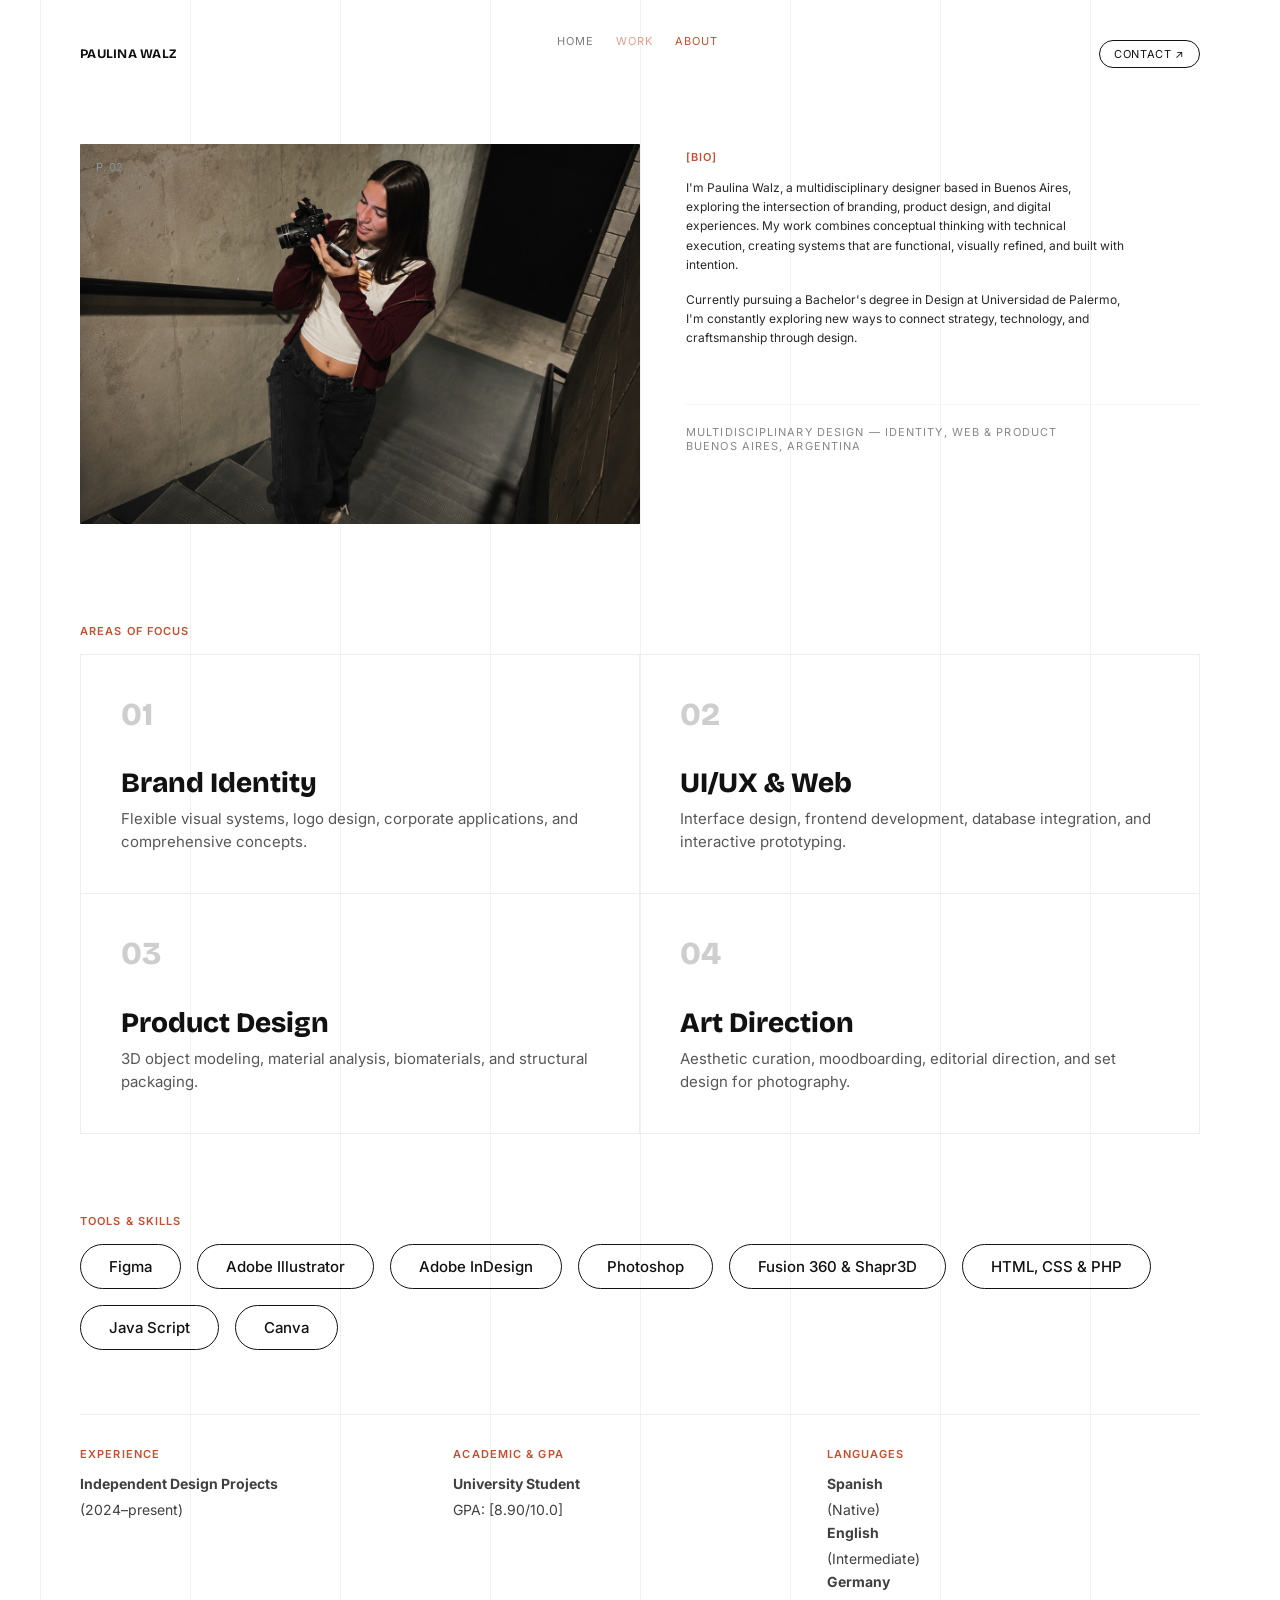
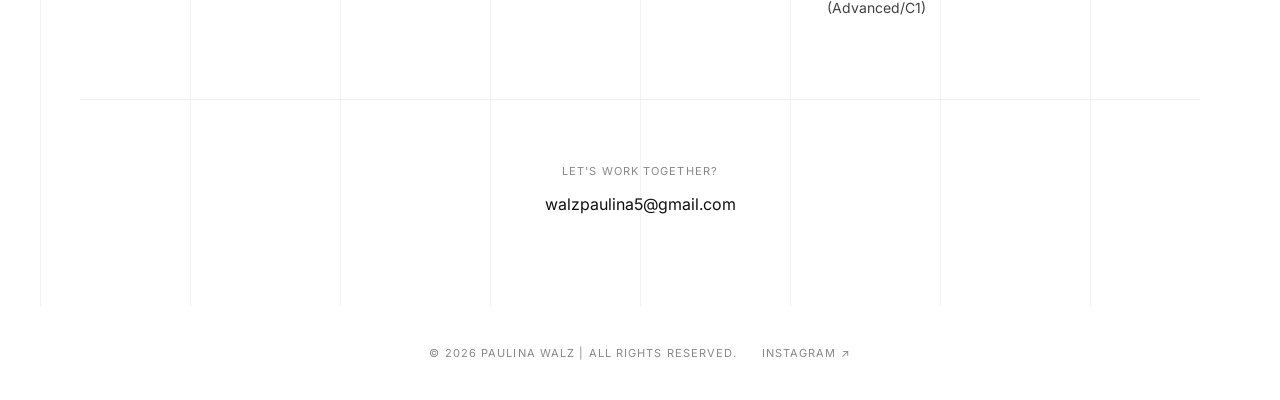
<file: about.html>
<!DOCTYPE html>
<html lang="en">
<head>
  <meta charset="UTF-8">
  <meta name="viewport" content="width=device-width, initial-scale=1.0">
  <title>About — Paulina Walz</title>
  <link rel="preconnect" href="https://fonts.googleapis.com">
  <link rel="preconnect" href="https://fonts.gstatic.com" crossorigin>
  <link href="https://fonts.googleapis.com/css2?family=Bricolage+Grotesque:opsz,wght@12..96,400;12..96,500;12..96,800&family=Inter:wght@400;500;600&display=swap" rel="stylesheet">
  <link rel="stylesheet" href="style.css">
</head>
<body>
  <div class="page">
    <div class="gridlines"><div></div><div></div><div></div><div></div><div></div><div></div><div></div><div></div></div>

    <nav class="nav-strip">
      <div class="brand">PAULINA WALZ</div>
      <div class="links">
        <a href="index.html">HOME</a>
       <a href="index.html#work" class="back-link">WORK</a> 
        <a href="about.html" class="active">ABOUT</a>
      </div>
       <a class="contact-pill" href="https://mail.google.com/mail/?view=cm&fs=1&to=walzpaulina5@gmail.com" target="_blank">CONTACT ↗</a>
    </nav>

    <!-- BIO -->
    <section class="spread about-version">
     <div class="photo-col">
  <div class="ph-photo frame">
    <img src="imagenes/fotoporfoliocamara.png" alt="Foto de perfil" class="profile-img">
    <span class="idx">P. 02</span>
  </div>
</div>
      <div class="text-col">
        <div>
          <div class="label">[BIO]</div>
          <div class="bio">
 <p>I'm Paulina Walz, a multidisciplinary designer based in Buenos Aires, exploring the intersection of branding, product design, and digital experiences.

My work combines conceptual thinking with technical execution, creating systems that are functional, visually refined, and built with intention.</p>

<p>Currently pursuing a Bachelor's degree in Design at Universidad de Palermo, I'm constantly exploring new ways to connect strategy, technology, and craftsmanship through design.
      </p>
          </div>
        </div>
        <div class="role">Multidisciplinary Design — Identity, Web & Product<br>Buenos Aires, Argentina</div>
      </div>
    </section>

    <!-- SERVICES -->
    <div class="services-label">Areas of Focus</div>
    <section class="services-grid">
      <div class="s-card">
        <div class="idx">01</div>
        <div class="info">
          <h3>Brand Identity</h3>
          <p>Flexible visual systems, logo design, corporate applications, and comprehensive concepts.</p>
        </div>
      </div>
      <div class="s-card">
        <div class="idx">02</div>
        <div class="info">
          <h3>UI/UX & Web</h3>
          <p>Interface design, frontend development, database integration, and interactive prototyping.</p>
        </div>
      </div>
      <div class="s-card">
        <div class="idx">03</div>
        <div class="info">
          <h3>Product Design</h3>
          <p>3D object modeling, material analysis, biomaterials, and structural packaging.</p>
        </div>
      </div>
      <div class="s-card">
        <div class="idx">04</div>
        <div class="info">
          <h3>Art Direction</h3>
          <p>Aesthetic curation, moodboarding, editorial direction, and set design for photography.</p>
        </div>
      </div>
    </section>

    <!-- TOOLS -->
    <div class="services-label">Tools & Skills</div>
    <section class="tools-list">
      <span>Figma</span>
      <span>Adobe Illustrator</span>
      <span>Adobe InDesign</span>
      <span>Photoshop</span>
      <span>Fusion 360 & Shapr3D</span>
      <span>HTML, CSS & PHP</span>
      <span>Java Script</span>
      <span>Canva</span>
    </section>

    <!-- CV DATA -->
    <section class="cv-footer-grid">
      <div>
        <div class="cv-cat">Experience</div>
        <div class="cv-item">
          <b> Independent Design Projects</b>
          (2024–present)
        </div>
      </div>
      <div>
        <div class="cv-cat">Academic & GPA</div>
        <div class="cv-item">
          <b>University Student</b>
          GPA: [8.90/10.0]
        </div>
      </div>
      <div>
        <div class="cv-cat">Languages</div>
        <div class="cv-item">
          <b>Spanish</b> (Native) <br>
          <b>English</b> (Intermediate)
          <b>Germany</b> (Advanced/C1)
        </div>
      </div>
    </section>

    

    <div class="cta">
      <div class="lead">Let's work together?</div>
      <a    <a  href="https://mail.google.com/mail/?view=cm&fs=1&to=walzpaulina5@gmail.com  target="_blank"
        <h2>walzpaulina5<span>@</span>gmail.com</h2>
      </a>
    </div>
  </div> 
   <footer class="footer">
  <span>© 2026 Paulina Walz | All rights reserved.</span>
  <a href="https://www.instagram.com/portfoliopwalz?igsh=MnhvOWR4dHEwazV2&utm_source=qr" target="_blank">INSTAGRAM ↗</a>
</footer>
</body>
</html>
</file>
<file: style.css>
/* ===== Base ===== */
:root {
  --ink: #111111;
  --accent: #C84E2F;
  --bg: #FFFFFF;
  --border: #eeeeee;
}

* { box-sizing: border-box; }

body {
  margin: 0;
  font-family: 'Inter', sans-serif;
  color: var(--ink);
  background: var(--bg);
}

h1, h2, h3 {
  font-family: 'Bricolage Grotesque', sans-serif;
  font-weight: 800;
  margin: 0;
}

a { color: inherit; text-decoration: none; }

/* ===== Layout general ===== */
.page {
  max-width: 1200px;
  margin: 0 auto;
  padding: 34px 40px 60px;
  position: relative;
}

/* Líneas de grilla sutiles de fondo (opcional, decorativo) */
.gridlines {
  position: absolute;
  inset: 0;
  display: grid;
  grid-template-columns: repeat(8, 1fr);
  pointer-events: none;
  z-index: 0;
}
.gridlines div { border-left: 1px solid #f2f2f2; height: 100%; }

/* ===== Nav ===== */
.nav-strip {
  position: relative;
  z-index: 2;
  display: flex;
  justify-content: space-between;
  align-items: center;
  font-size: 11px;
  letter-spacing: .1em;
  margin-bottom: 70px;
}
.nav-strip .brand {
  font-family: 'Bricolage Grotesque', sans-serif;
  font-weight: 700;
  font-size: 13px;
  letter-spacing: .02em;
}
.nav-strip .links { display: flex; gap: 22px; }
.nav-strip .links a { opacity: .55; }
.nav-strip .links a.active { opacity: 1; color: var(--accent); }
.nav-strip .links a:hover { opacity: 1; }

.contact-pill {
  border: 1px solid var(--ink);
  border-radius: 999px;
  padding: 6px 14px;
  font-size: 11px;
  letter-spacing: .06em;
}
.contact-pill:hover { background: var(--ink); color: #fff; }

/* ===== Botón de volver ===== */
.back-link {
  font-size: 11px;
  letter-spacing: .08em;
  text-transform: uppercase;
  color: var(--accent);
  margin-bottom: 26px;
  display: inline-block;
}

.thumb {
  position: relative;
  overflow: hidden;
  /* tus dimensiones de ancho y alto aquí */
}

.thumb img {
  width: 100%;
  height: 100%;
  object-fit: cover; /* Hace lo mismo que background-size: cover pero para etiquetas <img> */
  object-position: center;
transition: transform 0.6s cubic-bezier(0.165, 0.84, 0.44, 1); 
}

/* 2. Qué pasa cuando el usuario pasa el mouse */
.thumb:hover img {
  transform: scale(1.05); /* Agranda la imagen un 5% */
}
.ph-photo.frame {
  position: relative; /* Clave para posicionar el texto encima */
  overflow: hidden;   /* Importante: para que la imagen recortada no se salga */
}

/* 2. LA SOLUCIÓN PARA LA IMAGEN (AQUÍ ESTÁ EL TRUCO) */
.ph-photo.frame img {
  width: 100%;    /* Obliga a la imagen a llenar el ancho */
  height: 100%;   /* Obliga a la imagen a llenar el alto */
  
  /* ESTA ES LA LÍNEA MÁGICA: */
  object-fit: cover; /* Escala la imagen para cubrir todo sin deformarla, recortando lo que sobre */
  object-position: center; /* Centra el recorte (opcional) */
}

/* 3. TU CSS PARA EL TEXTO (Lo mantenemos, ya que está perfecto) */
.ph-photo.frame .idx {
  position: absolute;
  bottom: 20px;
  left: 20px;
  color: white;
  text-transform: uppercase;
  font-size: 14px;
}

/*ABOUT PAGE*/
/* ===== SECTION: BIO (ABOUT) ===== */
.spread { 
  position: relative; 
  z-index: 2; 
  display: grid; 
  grid-template-columns: 1fr 1fr; 
  gap: 0; 
  margin-bottom: 100px; 
}

/* 1. Ajustamos la altura de la columna de la foto (de 460px a 380px) */
.spread .photo-col { 
  position: relative; 
  height: 380px; 
}

/* Agregamos overflow: hidden para que actúe como una máscara de recorte */
.spread .photo-col .frame { 
  position: absolute; 
  inset: 0; 
  border-radius: 1px; 
  overflow: hidden; 
}

/* Forzamos a tu imagen de perfil a rellenar el contenedor sin deformarse */
.spread .photo-col .frame .profile-img {
  width: 100%;
  height: 100%;
  object-fit: cover;
  object-position: center; /* Si te corta la cabeza, puedes cambiarlo por 'top' */
}

/* Aseguramos que el "P. 02" se mantenga visible por encima de la foto real */
.spread .photo-col .idx { 
  position: absolute; 
  top: 16px; 
  left: 16px; 
  font-size: 11px; 
  color: rgba(255,255,255,.9); 
  mix-blend-mode: difference; 
  z-index: 3; 
}

/* 2. Ajustamos la altura de la columna de texto (de 460px a 380px) */
.spread .text-col { 
  padding: 6px 0 0 46px; 
  display: flex; 
  flex-direction: column; 
  justify-content: flex-start; 
  height: 380px; 
}

.spread .label { 
  font-size: 11px; 
  letter-spacing: .1em; 
  text-transform: uppercase; 
  color: var(--accent); 
  margin-bottom: 14px; 
  font-weight: 600; 
}

.spread .bio p { 
  font-size: 12px; 
  line-height: 1.6; 
  opacity: .9; 
  max-width: 440px; 
  margin: 0 0 16px; 
  color: var(--ink); 
}

.spread .role { 
  font-size: 11px; 
  letter-spacing: .1em; 
  text-transform: uppercase; 
  opacity: .5; 
  margin-top: 40px; 
  padding-top: 20px; 
  border-top: 1px solid var(--border); 
}
.services-label { position: relative; z-index: 2; font-size: 11px; letter-spacing: .1em; text-transform: uppercase; color: var(--accent); margin-bottom: 16px; font-weight: 600; }

.services-grid { 
  position: relative; 
  z-index: 2; 
  display: grid; 
  grid-template-columns: repeat(2, 1fr); 
  gap: 0; 
  margin-bottom: 80px; 
}
.s-card { 
  border: 1px solid var(--border); 
  padding: 40px; 
  display: flex; 
  flex-direction: column; 
  justify-content: space-between; 
  min-height: 240px; 
  transition: all 0.3s ease; 
  background: transparent; 
}

/* AJUSTE: Evita el doble borde interno (vertical y horizontal) al juntar las tarjetas */
.services-grid .s-card:nth-child(even) { border-left: none; }
.services-grid .s-card:nth-child(n+3) { border-top: none; }

.s-card:hover { background: var(--ink); color: var(--bg); border-color: var(--ink); transform: translateY(-4px); }
.s-card .idx { font-family: 'Bricolage Grotesque', sans-serif; font-size: 32px; font-weight: 800; opacity: 0.2; transition: opacity 0.3s ease; }
.s-card:hover .idx { opacity: 0.5; color: var(--accent); }
.s-card .info h3 { font-family: 'Bricolage Grotesque', sans-serif; font-size: 28px; margin-bottom: 8px; }
.s-card .info p { font-size: 15px; opacity: .7; margin: 0; line-height: 1.5; }

.tools-list { position: relative; z-index: 2; display: flex; flex-wrap: wrap; gap: 16px; margin-bottom: 64px; }
.tools-list span { font-size: 15px; border: 1px solid var(--ink); border-radius: 999px; padding: 12px 28px; background: transparent; transition: all 0.2s ease; font-weight: 500; }
.tools-list span:hover { background: var(--accent); color: var(--bg); border-color: var(--accent); }

/* ===== SECTION: CV DATA ===== */
.cv-footer-grid { 
  position: relative; 
  z-index: 2; 
  display: grid; 
  grid-template-columns: repeat(3, 1fr); 
  /* AJUSTE: Quitamos el gap para que las 3 columnas se alineen con la grilla */
  gap: 0; 
  border-top: 1px solid var(--border); 
  padding-top: 32px; 
  margin-bottom: 80px; 
}

/* AJUSTE: Padding interno para que el texto de las columnas no se toque entre sí */
.cv-footer-grid > div {
  padding-right: 40px;
  box-sizing: border-box;
}
.cv-footer-grid > div:last-child {
  padding-right: 0;
}

.cv-cat { font-size: 11px; letter-spacing: .1em; text-transform: uppercase; color: var(--accent); margin-bottom: 12px; font-weight: 600; }
.cv-item { font-size: 14px; opacity: .8; line-height: 1.6; }
.cv-item b { display: block; color: var(--ink); margin-bottom: 4px; }

/* ===== FOOTER CTA ===== */
.cta { position: relative; z-index: 2; text-align: center; padding: 64px 0 32px; border-top: 1px solid var(--border); }
.cta .lead { font-size: 11px; letter-spacing: .1em; text-transform: uppercase; opacity: .5; margin-bottom: 16px; }
.cta h2 { font-size: 48px; letter-spacing: -.02em; transition: color 0.3s ease; }
.cta a { text-decoration: none; color: inherit; }
.cta a:hover h2 { color: var(--accent); }
.footer {
  display: flex;
  justify-content: center; /* Centra todo horizontalmente */
  align-items: center;     /* Centra los elementos verticalmente */
  gap: 24px;              /* Espaciado exacto entre el copyright y el link */
  
  padding: 40px 0;        /* Espacio arriba y abajo del footer */
  width: 100%;
  
  /* Estilo tipográfico para que combine con el resto de tu web */
  font-size: 11px;
  letter-spacing: .1em;
  text-transform: uppercase;
  opacity: .5;
}

.footer a {
  color: inherit;
  text-decoration: none;
  transition: opacity 0.2s ease;
}

/* Un sutil efecto hover para el link */
.footer a:hover {
  opacity: 1;
}

/* Asegura que en pantallas muy chicas no se rompa feo */
@media (max-width: 480px) {
  .footer {
    flex-direction: column; /* Solo se apila en celulares si no hay espacio */
    gap: 8px;
    text-align: center;
  }
}


/* ===== SECTION: PROJECT GALLERY (RITMO EDITORIAL) ===== */
.project-gallery {
  position: relative;
  z-index: 2;
  display: flex;
  flex-direction: column;
  gap: 80px; /* Separación elegante y aireada entre las filas de la galería */
  margin-bottom: 100px;
}

/* Estilo unificado para los epígrafes */
.photo-caption {
  font-size: 11px;
  letter-spacing: .08em;
  text-transform: uppercase;
  opacity: .5;
  margin-top: 12px;
  line-height: 1.4;
}

/* --- FILA 1: Imagen Hero (Impacto controlado) --- */
.project-gallery .img-full {
  display: flex;
  flex-direction: column;
  height: 520px; /* Aquí limitamos la altura para que no sea infinita */
  width: 100%;
}
.project-gallery .img-full img {
  flex: 1;
  min-height: 0;
  width: 100%;
  object-fit: cover;
  object-position: center;
}

/* --- FILA 2: Dos imágenes simétricas (50% y 50%) --- */
.project-gallery .img-row-2 {
  display: grid;
  grid-template-columns: 1fr 1fr;
  gap: 40px; /* Espaciado entre las dos columnas */
}
.project-gallery .img-row-2 > div {
  display: flex;
  flex-direction: column;
  height: 380px; /* Altura más baja para las imágenes secundarias */
}
.project-gallery .img-row-2 .ph-photo {
  flex: 1;
  min-height: 0;
  width: 100%;
  object-fit: cover;
  object-position: center;
}

/* --- FILA 3: Fila asimétrica (Layout editorial avanzado) --- */
.project-gallery .img-row-aside {
  display: grid;
  /* La primera columna es notablemente más ancha (1.4 veces) que la segunda */
  grid-template-columns: 1.4fr 1fr; 
  gap: 40px;
}
.project-gallery .img-row-aside > div {
  display: flex;
  flex-direction: column;
  height: 420px; /* Altura intermedia para jugar con los pesos visuales */
}
.project-gallery .img-row-aside .ph-photo {
  flex: 1;
  min-height: 0;
  width: 100%;
  object-fit: cover;
  object-position: center;
}

/* --- FILA 2 CON TRES COLUMNAS (Formato Retrato) --- */
.project-gallery .img-row-3 {
  display: grid;
  grid-template-columns: repeat(3, 1fr); /* Divide el espacio en 3 columnas exactamente iguales */
  gap: 32px; /* Reducimos levemente el espacio entre columnas para que no apriete el texto */
}

.project-gallery .img-row-3 > div {
  display: flex;
  flex-direction: column;
  height: 500px; /* Al dividir el ancho en 3, esta altura de 500px acentúa el formato vertical de revista */
}

.project-gallery .img-row-3 .ph-photo {
  flex: 1;
  min-height: 0;
  width: 100%;
  object-fit: cover;
  object-position: center;
}

.project-gallery .img-row-aside .ph-photo {
  flex: 1;
  min-height: 0;
  width: 100%;
  object-fit: cover; /* <-- Esto hace que el video se adapte igual que la foto */
  object-position: center;
}

html {
  scroll-behavior: smooth; /* Esto hace la magia del scroll elegante */
}
</file>
